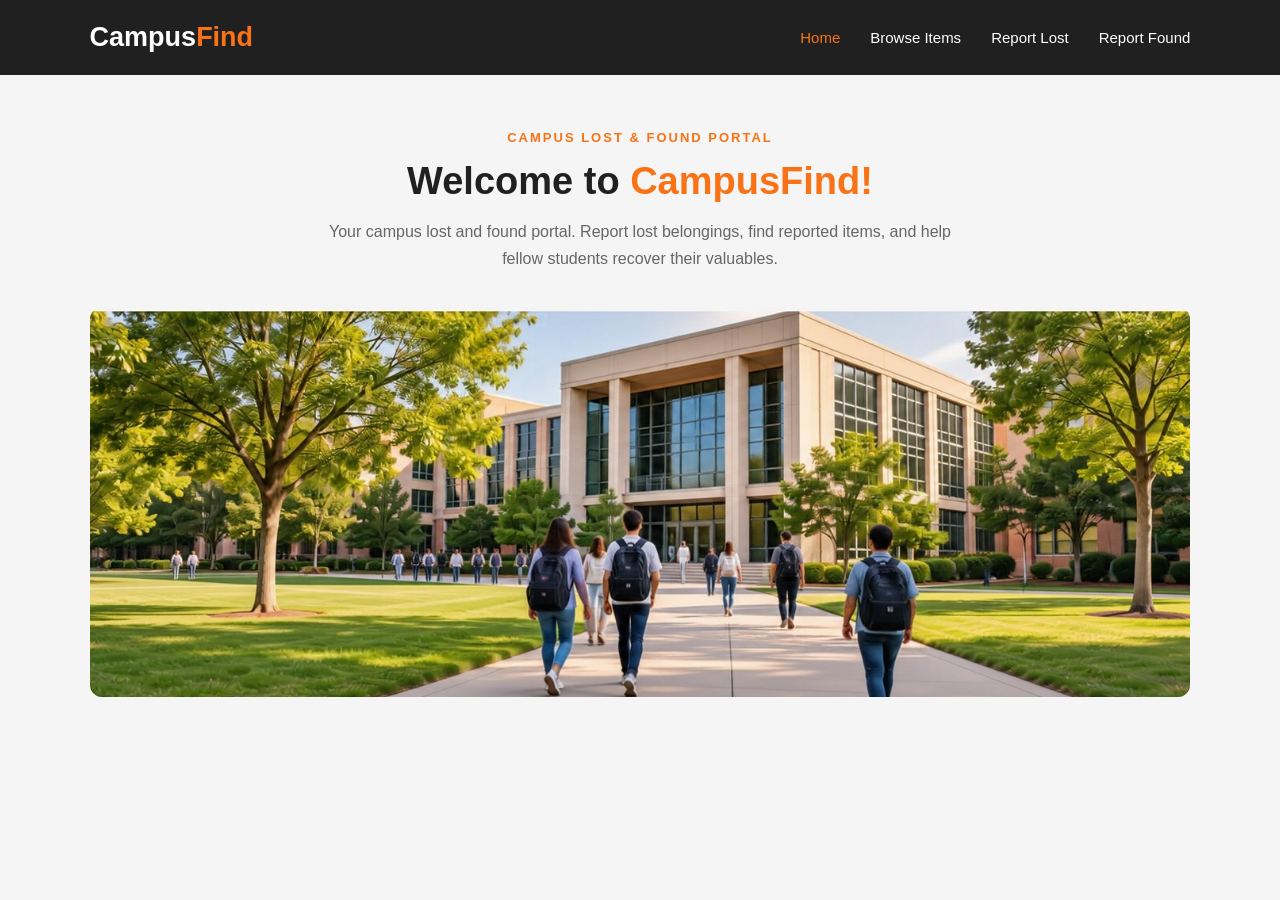
<file: frontend/index.html>
<!DOCTYPE html>
<html lang="en">
<head>
    <meta charset="UTF-8">
    <meta name="viewport" content="width=device-width, initial-scale=1.0">
    <title>CampusFind - College Lost & Found</title>
    <link rel="stylesheet" href="css/style.css">
</head>
<body>

<header class="navbar">
    <div class="logo">Campus<span>Find</span></div>

    <nav class="nav-links">
        <a href="index.html" class="active">Home</a>
        <a href="browse.html">Browse Items</a>
        <a href="report-lost.html">Report Lost</a>
        <a href="report-found.html">Report Found</a>
    </nav>
</header>

<main>
    <section class="welcome-section">
        <p class="welcome-label">CAMPUS LOST & FOUND PORTAL</p>

        <h1>Welcome to <span>CampusFind!</span></h1>

        <p>
            Your campus lost and found portal.
            Report lost belongings, find reported items,
            and help fellow students recover their valuables.
        </p>
    </section>

    <section class="campus-image-section">
        <img
                src="assets/campus.jpg"
                alt="College campus"
                class="campus-image"
        >
    </section>
</main>

<script src="js/script.js"></script>
</body>
</html>
</file>
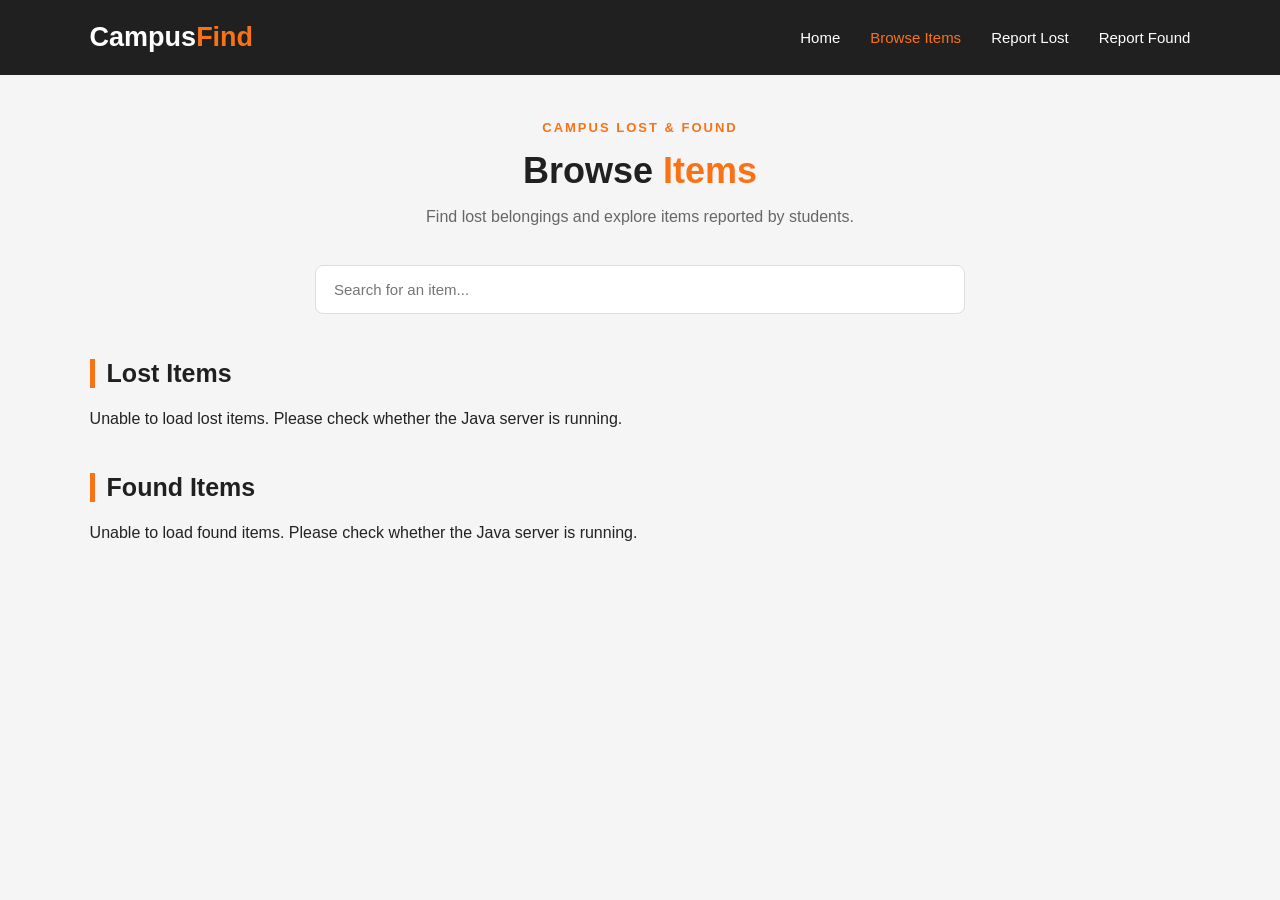
<file: frontend/browse.html>
<!DOCTYPE html>
<html lang="en">
<head>
    <meta charset="UTF-8">
    <meta name="viewport" content="width=device-width, initial-scale=1.0">
    <title>Browse Items - CampusFind</title>

    <link rel="stylesheet" href="css/style.css">
    <link rel="stylesheet" href="css/browse.css">
</head>
<body>

<header class="navbar">
    <div class="logo">Campus<span>Find</span></div>

    <nav class="nav-links">
        <a href="index.html">Home</a>
        <a href="browse.html" class="active">Browse Items</a>
        <a href="report-lost.html">Report Lost</a>
        <a href="report-found.html">Report Found</a>
    </nav>
</header>

<main class="browse-page">

    <section class="browse-heading">
        <p class="welcome-label">CAMPUS LOST & FOUND</p>
        <h1>Browse <span>Items</span></h1>
        <p>Find lost belongings and explore items reported by students.</p>
    </section>

    <section class="search-section">
        <input
                type="text"
                id="searchInput"
                placeholder="Search for an item..."
        >
    </section>

    <section class="item-section">
        <h2>Lost Items</h2>
        <div class="items-container" id="lostItemsContainer">
            <p>Lost items will appear here.</p>
        </div>
    </section>

    <section class="item-section">
        <h2>Found Items</h2>
        <div class="items-container" id="foundItemsContainer">
            <p>Found items will appear here.</p>
        </div>
    </section>

</main>

<script src="js/browse.js"></script>
</body>
</html>
</file>
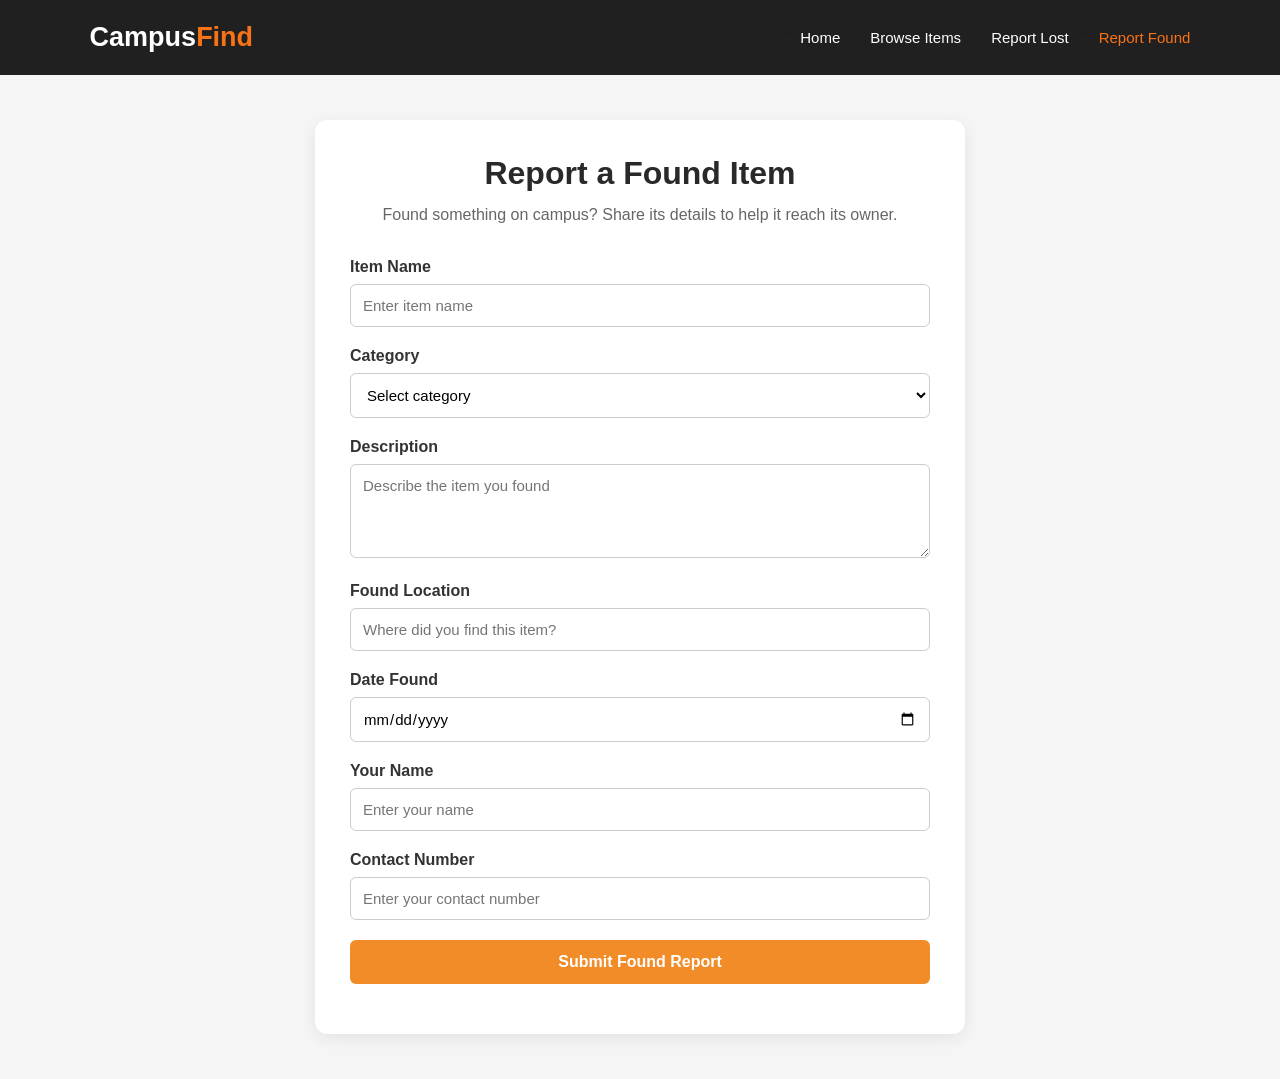
<file: frontend/report-found.html>
<!DOCTYPE html>
<html lang="en">
<head>
    <meta charset="UTF-8">
    <meta name="viewport" content="width=device-width, initial-scale=1.0">
    <title>Report Found Item | CampusFind</title>

    <link rel="stylesheet" href="css/style.css">
    <link rel="stylesheet" href="css/report.css">
</head>
<body>

<nav class="navbar">
    <div class="logo">Campus<span>Find</span></div>

    <ul class="nav-links">
        <li><a href="index.html">Home</a></li>
        <li><a href="browse.html">Browse Items</a></li>
        <li><a href="report-lost.html">Report Lost</a></li>
        <li><a href="report-found.html" class="active">Report Found</a></li>
    </ul>
</nav>

<main class="report-page">
    <div class="report-container">

        <h1>Report a Found Item</h1>
        <p class="report-subtitle">
            Found something on campus? Share its details to help it reach its owner.
        </p>

        <form id="reportForm">

            <div class="form-group">
                <label for="itemName">Item Name</label>
                <input type="text" id="itemName" name="itemName"
                       placeholder="Enter item name" required>
            </div>

            <div class="form-group">
                <label for="category">Category</label>
                <select id="category" name="category" required>
                    <option value="">Select category</option>
                    <option value="Documents">Documents</option>
                    <option value="Electronics">Electronics</option>
                    <option value="Personal Items">Personal Items</option>
                    <option value="Stationery">Stationery</option>
                    <option value="Clothing">Clothing</option>
                    <option value="Other">Other</option>
                </select>
            </div>

            <div class="form-group">
                <label for="description">Description</label>
                <textarea id="description" name="description"
                          placeholder="Describe the item you found"
                          rows="4" required></textarea>
            </div>

            <div class="form-group">
                <label for="location">Found Location</label>
                <input type="text" id="location" name="location"
                       placeholder="Where did you find this item?" required>
            </div>

            <div class="form-group">
                <label for="itemDate">Date Found</label>
                <input type="date" id="itemDate" name="itemDate" required>
            </div>

            <div class="form-group">
                <label for="studentName">Your Name</label>
                <input type="text" id="studentName" name="studentName"
                       placeholder="Enter your name" required>
            </div>

            <div class="form-group">
                <label for="contact">Contact Number</label>
                <input type="tel" id="contact" name="contact"
                       placeholder="Enter your contact number"
                       pattern="[0-9]{10}" maxlength="10" required>
            </div>

            <button type="submit" class="submit-btn">Submit Found Report</button>

            <p id="formMessage"></p>

        </form>
    </div>
</main>

<script src="js/report.js"></script>

</body>
</html>
</file>
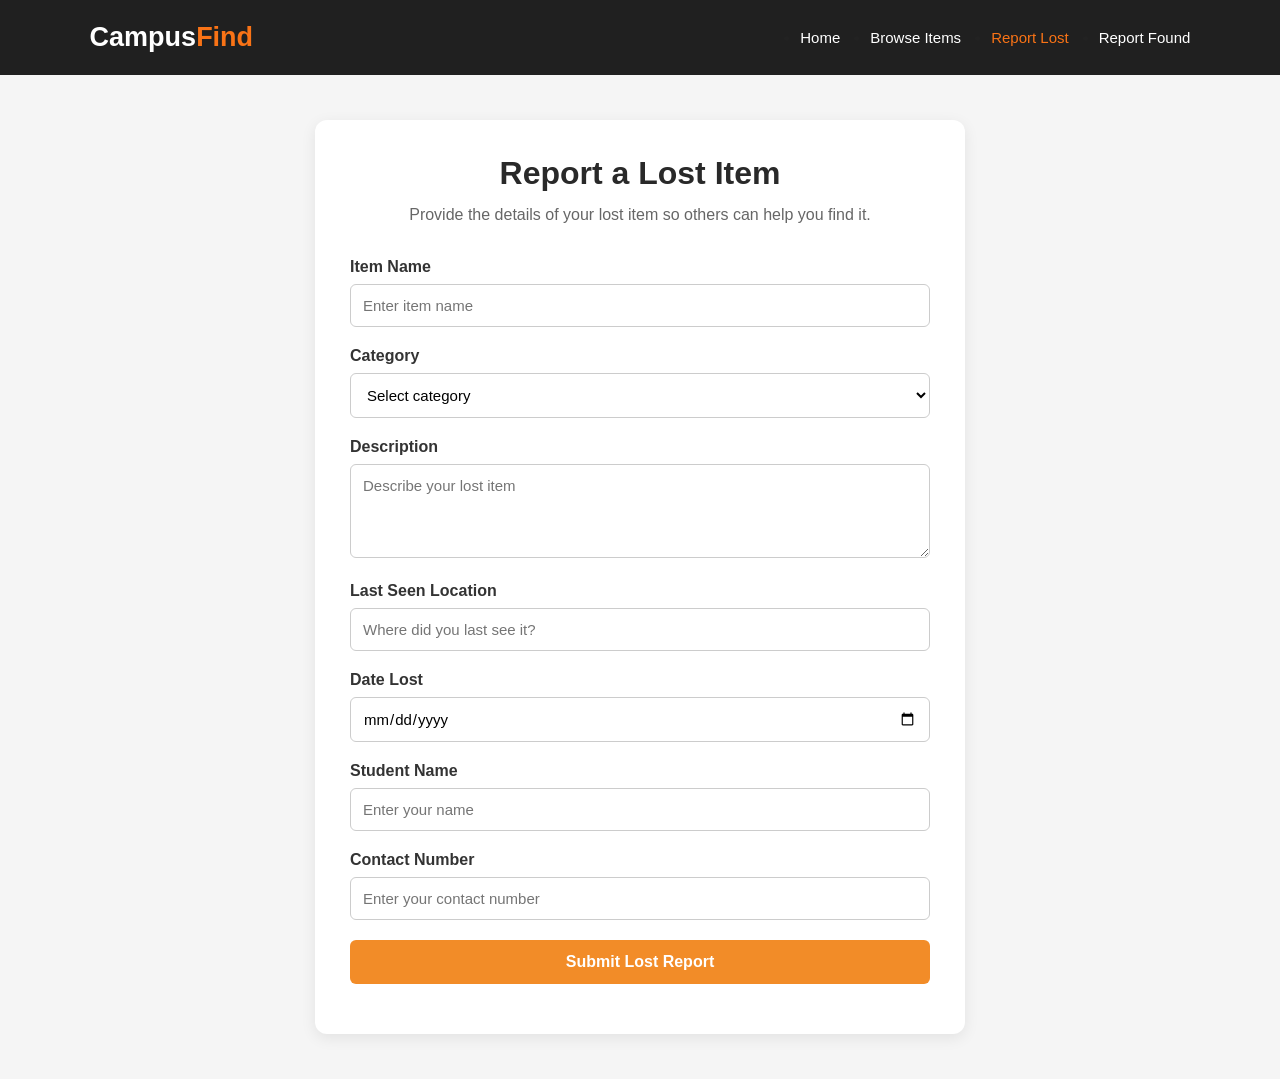
<file: frontend/report-lost.html>
<!DOCTYPE html>
<html lang="en">
<head>
  <meta charset="UTF-8">
  <meta name="viewport" content="width=device-width, initial-scale=1.0">
  <title>Report Lost Item | CampusFind</title>

  <link rel="stylesheet" href="css/style.css">
  <link rel="stylesheet" href="css/report.css">
</head>
<body>

<nav class="navbar">
  <div class="logo">Campus<span>Find</span></div>

  <ul class="nav-links">
    <li><a href="index.html">Home</a></li>
    <li><a href="browse.html">Browse Items</a></li>
    <li><a href="report-lost.html" class="active">Report Lost</a></li>
    <li><a href="report-found.html">Report Found</a></li>
  </ul>
</nav>

<main class="report-page">
  <div class="report-container">

    <h1>Report a Lost Item</h1>
    <p class="report-subtitle">
      Provide the details of your lost item so others can help you find it.
    </p>

    <form id="reportForm">

      <div class="form-group">
        <label for="itemName">Item Name</label>
        <input type="text" id="itemName" name="itemName"
               placeholder="Enter item name" required>
      </div>

      <div class="form-group">
        <label for="category">Category</label>
        <select id="category" name="category" required>
          <option value="">Select category</option>
          <option value="Documents">Documents</option>
          <option value="Electronics">Electronics</option>
          <option value="Personal Items">Personal Items</option>
          <option value="Stationery">Stationery</option>
          <option value="Clothing">Clothing</option>
          <option value="Other">Other</option>
        </select>
      </div>

      <div class="form-group">
        <label for="description">Description</label>
        <textarea id="description" name="description"
                  placeholder="Describe your lost item"
                  rows="4" required></textarea>
      </div>

      <div class="form-group">
        <label for="location">Last Seen Location</label>
        <input type="text" id="location" name="location"
               placeholder="Where did you last see it?" required>
      </div>

      <div class="form-group">
        <label for="itemDate">Date Lost</label>
        <input type="date" id="itemDate" name="itemDate" required>
      </div>

      <div class="form-group">
        <label for="studentName">Student Name</label>
        <input type="text" id="studentName" name="studentName"
               placeholder="Enter your name" required>
      </div>

      <div class="form-group">
        <label for="contact">Contact Number</label>
        <input type="tel" id="contact" name="contact"
               placeholder="Enter your contact number"
               pattern="[0-9]{10}" maxlength="10" required>
      </div>

      <button type="submit" class="submit-btn">Submit Lost Report</button>

      <p id="formMessage"></p>

    </form>
  </div>
</main>

<script src="js/report.js"></script>

</body>
</html>
</file>
<file: frontend/css/style.css>
/* General Styling */
* {
    margin: 0;
    padding: 0;
    box-sizing: border-box;
}

body {
    font-family: Arial, sans-serif;
    background-color: #f5f5f5;
    color: #222222;
}

/* Navigation Bar */
.navbar {
    width: 100%;
    min-height: 75px;
    background-color: #202020;
    display: flex;
    justify-content: space-between;
    align-items: center;
    padding: 0 7%;
}

.logo {
    font-size: 27px;
    font-weight: bold;
    color: #ffffff;
}

.logo span {
    color: #f97316;
}

.nav-links {
    display: flex;
    align-items: center;
    gap: 30px;
}

.nav-links a {
    color: #ffffff;
    text-decoration: none;
    font-size: 15px;
    transition: color 0.3s ease;
}

.nav-links a:hover,
.nav-links a.active {
    color: #f97316;
}

/* Welcome Section */
.welcome-section {
    text-align: center;
    padding: 55px 20px 35px;
    background-color: #f5f5f5;
}

.welcome-label {
    color: #f97316;
    font-size: 13px;
    font-weight: bold;
    letter-spacing: 2px;
    margin-bottom: 15px;
}

.welcome-section h1 {
    font-size: 38px;
    color: #202020;
    margin-bottom: 15px;
}

.welcome-section h1 span {
    color: #f97316;
}

.welcome-section > p:last-child {
    max-width: 650px;
    margin: 0 auto;
    color: #666666;
    font-size: 16px;
    line-height: 1.7;
}

/* College Campus Image */
.campus-image-section {
    width: 100%;
    padding: 0 7% 40px;
}

.campus-image {
    display: block;
    width: 100%;
    height: 390px;
    object-fit: cover;
    border-radius: 12px;
}

/* Mobile Responsive Design */
@media (max-width: 768px) {
    .navbar {
        flex-direction: column;
        gap: 18px;
        padding: 20px;
    }

    .nav-links {
        justify-content: center;
        flex-wrap: wrap;
        gap: 15px;
    }

    .welcome-section {
        padding: 40px 18px 25px;
    }

    .welcome-section h1 {
        font-size: 29px;
    }

    .campus-image-section {
        padding: 0 18px 25px;
    }

    .campus-image {
        height: 250px;
    }
}
</file>
<file: frontend/css/browse.css>
/* Browse Page */
.browse-page {
    padding-bottom: 50px;
}

.browse-heading {
    text-align: center;
    padding: 45px 20px 25px;
}

.browse-heading h1 {
    font-size: 36px;
    color: #202020;
    margin: 12px 0;
}

.browse-heading h1 span {
    color: #f97316;
}

.browse-heading > p:last-child {
    color: #666666;
    line-height: 1.6;
}

/* Search Bar */
.search-section {
    width: 86%;
    max-width: 650px;
    margin: 10px auto 45px;
}

.search-section input {
    width: 100%;
    padding: 15px 18px;
    border: 1px solid #dddddd;
    border-radius: 8px;
    font-size: 15px;
    outline: none;
}

.search-section input:focus {
    border-color: #f97316;
    box-shadow: 0 0 5px rgba(249, 115, 22, 0.2);
}

/* Lost and Found Sections */
.item-section {
    width: 86%;
    margin: 0 auto 45px;
}

.item-section h2 {
    font-size: 25px;
    color: #202020;
    border-left: 5px solid #f97316;
    padding-left: 12px;
    margin-bottom: 22px;
}

/* Item Cards Layout */
.items-container {
    display: grid;
    grid-template-columns: repeat(auto-fit, minmax(250px, 1fr));
    gap: 22px;
}

/* Individual Item Card */
.item-card {
    background-color: #ffffff;
    border: 1px solid #e5e5e5;
    border-radius: 10px;
    padding: 22px;
    box-shadow: 0 3px 12px rgba(0, 0, 0, 0.06);
    transition: transform 0.3s ease;
}

.item-card:hover {
    transform: translateY(-5px);
}

.item-card h3 {
    color: #202020;
    font-size: 19px;
    margin-bottom: 12px;
}

.item-card p {
    color: #666666;
    font-size: 14px;
    line-height: 1.7;
    margin-bottom: 6px;
}

.item-type {
    display: inline-block;
    background-color: #fff0e5;
    color: #f97316;
    padding: 6px 12px;
    border-radius: 20px;
    font-size: 12px;
    font-weight: bold;
    margin-bottom: 12px;
}

.item-status {
    font-weight: bold;
    margin-top: 12px;
    color: #202020;
}

/* Mobile Layout */
@media (max-width: 768px) {
    .browse-heading h1 {
        font-size: 29px;
    }

    .search-section,
    .item-section {
        width: 92%;
    }

    .items-container {
        grid-template-columns: 1fr;
    }
}
</file>
<file: frontend/css/report.css>
.report-page {
    min-height: calc(100vh - 70px);
    padding: 45px 20px;
    background-color: #f5f5f5;
}

.report-container {
    max-width: 650px;
    margin: 0 auto;
    padding: 35px;
    background-color: #ffffff;
    border-radius: 12px;
    box-shadow: 0 4px 15px rgba(0, 0, 0, 0.08);
}

.report-container h1 {
    text-align: center;
    color: #292929;
    margin-bottom: 10px;
}

.report-subtitle {
    text-align: center;
    color: #666666;
    margin-bottom: 30px;
    line-height: 1.6;
}

.form-group {
    margin-bottom: 20px;
}

.form-group label {
    display: block;
    margin-bottom: 8px;
    color: #333333;
    font-weight: 600;
}

.form-group input,
.form-group select,
.form-group textarea {
    width: 100%;
    padding: 12px;
    border: 1px solid #cccccc;
    border-radius: 6px;
    font-size: 15px;
    font-family: inherit;
    outline: none;
    background-color: #ffffff;
}

.form-group input:focus,
.form-group select:focus,
.form-group textarea:focus {
    border-color: #f28c28;
    box-shadow: 0 0 4px rgba(242, 140, 40, 0.25);
}

.form-group textarea {
    resize: vertical;
}

.submit-btn {
    width: 100%;
    padding: 13px;
    background-color: #f28c28;
    color: #ffffff;
    border: none;
    border-radius: 6px;
    font-size: 16px;
    font-weight: 600;
    cursor: pointer;
    transition: background-color 0.3s;
}

.submit-btn:hover {
    background-color: #d97706;
}

#formMessage {
    margin-top: 15px;
    text-align: center;
}

@media (max-width: 600px) {
    .report-container {
        padding: 22px;
    }

    .report-page {
        padding: 25px 12px;
    }
}
</file>
